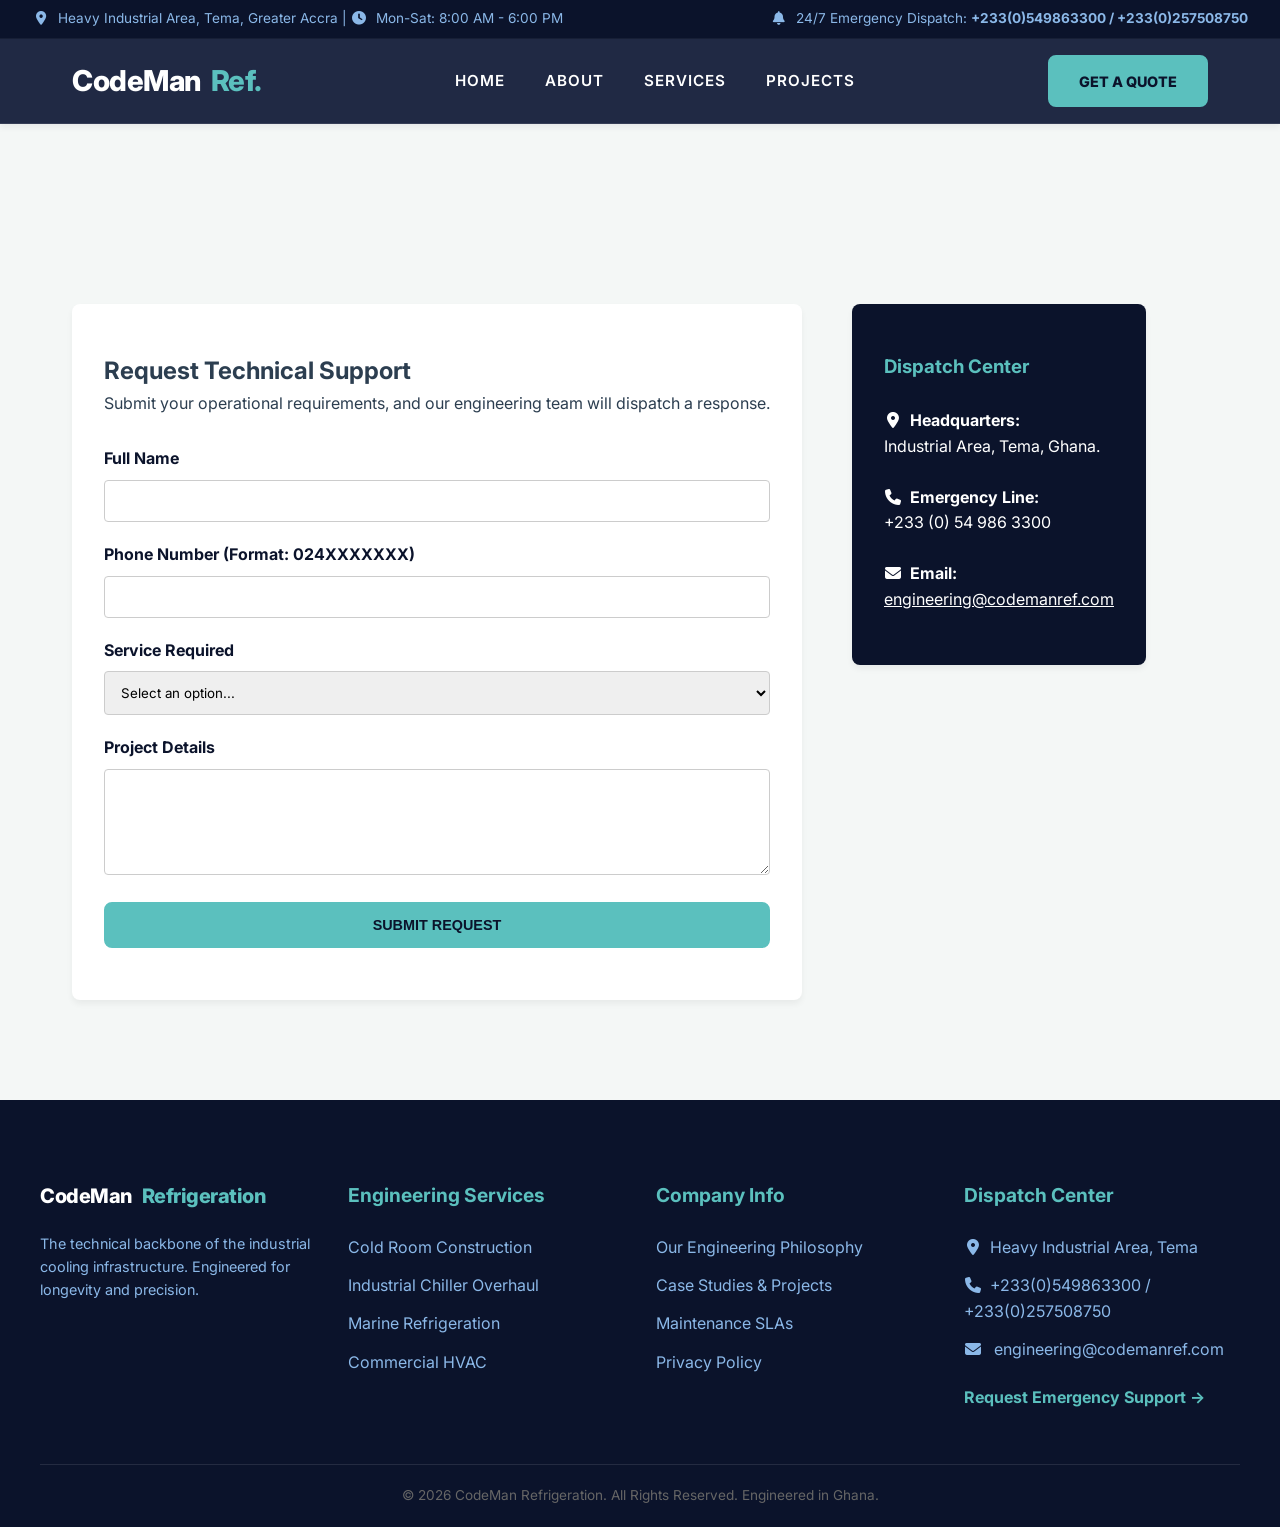
<file: contact.html>
<!DOCTYPE html>
<html lang="en">
<head>
    <meta charset="UTF-8">
    <meta name="viewport" content="width=device-width, initial-scale=1.0">
    <title>Contact | CodeMan Refrigeration</title>
    <link rel="stylesheet" href="style.css">
    <link rel="stylesheet" href="https://cdnjs.cloudflare.com/ajax/libs/font-awesome/6.5.1/css/all.min.css">
    <style>
        .services-grid{ display: flex; gap: 50px;}
        .form-group { margin-bottom: 20px;}
        .form-group label { display: block; margin-bottom: 8px; font-weight: bold; color: var(--bg-dark); }
        .form-control { width: 100%; padding: 12px; border: 1px solid #ccc; border-radius: 4px; font-family: inherit; }
        .form-control:focus { outline: none; border-color: var(--highlight); box-shadow: 0 0 5px rgba(91, 192, 190, 0.4); }
    </style>
</head>
<body>
    <div class="topbar">
        <div><i class="fa-solid fa-location-dot inline-icon"></i>Heavy Industrial Area, Tema, Greater Accra | <i class="fa-solid fa-clock inline-icon"></i>Mon-Sat: 8:00 AM - 6:00 PM</div>
        <div><i class="fa-solid fa-bell inline-icon"></i>24/7 Emergency Dispatch: <strong>+233(0)549863300 / +233(0)257508750</strong></div>
    </div>

    <header>
        <div class="nav-container">
            <a href="index.html" class="logo">CodeMan<span>Ref.</span></a>
            <nav class="nav-links">
                <a href="index.html">Home</a>
                <a href="about.html">About</a>
                <a href="services.html">Services</a>
                <a href="projects.html">Projects</a>
            </nav>
            <a href="contact.html" class="active btn-primary">Get a Quote</a>
        </div>
    </header>

    <section class="section-padding container" style="margin-top: 80px;" >
        <div class="services-grid" style="grid-template-columns: 2fr 2fr;">
            
            <div class="service-card">
                <h2>Request Technical Support</h2>
                <p style="margin-bottom: 30px;">Submit your operational requirements, and our engineering team will dispatch a response.</p>
                
                <form action="process.php" method="POST">
                    <div class="form-group">
                        <label>Full Name</label>
                        <input type="text" name="client_name" class="form-control" required>
                    </div>
                    
                    <div class="form-group">
                        <label>Phone Number (Format: 024XXXXXXX)</label>
                        <input type="tel" name="client_phone" class="form-control" required>
                    </div>

                    <div class="form-group">
                        <label>Service Required</label>
                        <select name="service_type" class="form-control" required>
                            <option value="">Select an option...</option>
                            <option value="Cold Room Installation">Cold Room Installation</option>
                            <option value="Chiller Maintenance">Chiller Maintenance</option>
                            <option value="Vessel Freezer Repair">Vessel Freezer Repair</option>
                            <option value="Emergency Breakdown">Emergency Breakdown</option>
                        </select>
                    </div>

                    <div class="form-group">
                        <label>Project Details</label>
                        <textarea name="details" rows="5" class="form-control" required></textarea>
                    </div>

                    <button type="submit" class="btn-primary" style="width: 100%;">Submit Request</button>
                </form>
            </div>

            <div class="service-card" style="background-color: var(--bg-dark); color: white;">
                <h3 style="color: var(--highlight);">Dispatch Center</h3>
                <br>
                <p><strong><i class="fa-solid fa-location-dot inline-icon"></i>Headquarters:</strong><br> Industrial Area, Tema, Ghana.</p>
                <br>
                <p><strong><i class="fa-solid fa-phone inline-icon"></i>Emergency Line:</strong><br> +233 (0) 54 986 3300</p>
                <br>
                <p><strong><i class="fa-solid fa-envelope inline-icon"></i>Email:</strong><br>
                    <a href="mailto:engineering@codemanref.com" style="color: white; text-decoration: underline;">engineering@codemanref.com</a><br>
                </p>
            </div>

        </div>
    </section>
    <footer class="fat-footer">
        <div class="container grid-4 footer-top">
            <div style="grid-column: span 1;">
                <a href="index.html" class="logo" style="margin-bottom: 20px;">CodeMan<span>Refrigeration</span></a>
                <p style="color: var(--text-muted); font-size: 0.9rem;">The technical backbone of the industrial cooling infrastructure. Engineered for longevity and precision.</p>
            </div>
            
            <div class="footer-lists">
                <h4>Engineering Services</h4>
                <ul>
                    <li><a href="services.html#coldrooms">Cold Room Construction</a></li>
                    <li><a href="services.html#chillers">Industrial Chiller Overhaul</a></li>
                    <li><a href="services.html#marine">Marine Refrigeration</a></li>
                    <li><a href="services.html#hvac">Commercial HVAC</a></li>
                </ul>
            </div>

            <div class="footer-lists">
                <h4>Company Info</h4>
                <ul>
                    <li><a href="about.html">Our Engineering Philosophy</a></li>
                    <li><a href="projects.html">Case Studies & Projects</a></li>
                    <li><a href="terms.html">Maintenance SLAs</a></li>
                    <li><a href="privacy.html">Privacy Policy</a></li>
                </ul>
            </div>

            <div class="footer-lists">
                <h4>Dispatch Center</h4>
                <ul>
                    <li style="color: var(--text-muted);"><i class="fa-solid fa-location-dot inline-icon"></i>Heavy Industrial Area, Tema</li>
                    <li style="color: var(--text-muted);"><i class="fa-solid fa-phone inline-icon"></i>+233(0)549863300 / +233(0)257508750</li>
                    <li style="color: var(--text-muted);"><i class="fa-solid fa-envelope inline-icon"></i> <a href="mailto:engineering@codemanref.com">engineering@codemanref.com</a></li>
                    <li><a href="contact.html" style="color: var(--highlight); font-weight: bold; display: inline-block; margin-top: 10px;">Request Emergency Support &rarr;</a></li>
                </ul>
            </div>
        </div>
        <div class="container text-center" style="font-size: 0.85rem; color: #666;">
            <p>&copy; 2026 CodeMan Refrigeration. All Rights Reserved. Engineered in Ghana.</p>
        </div>
    </footer>

</body>
</html>
</file>
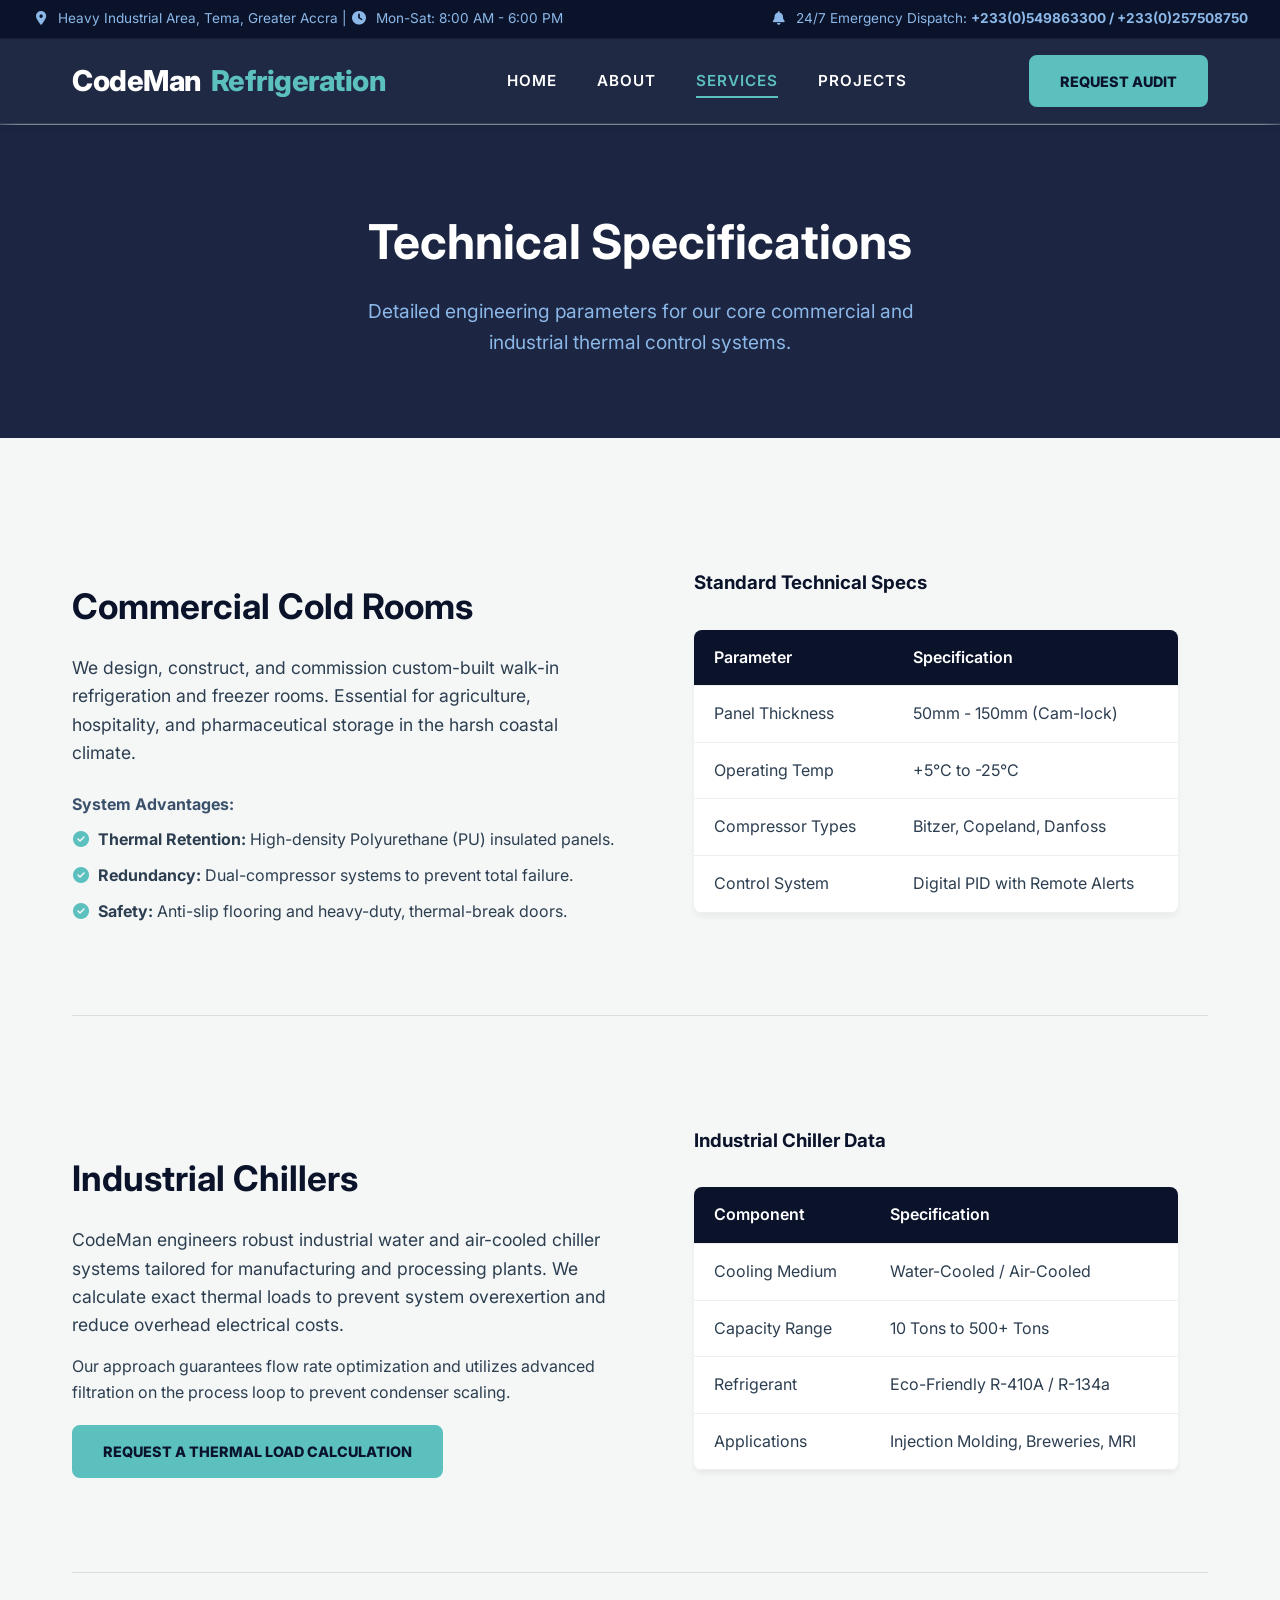
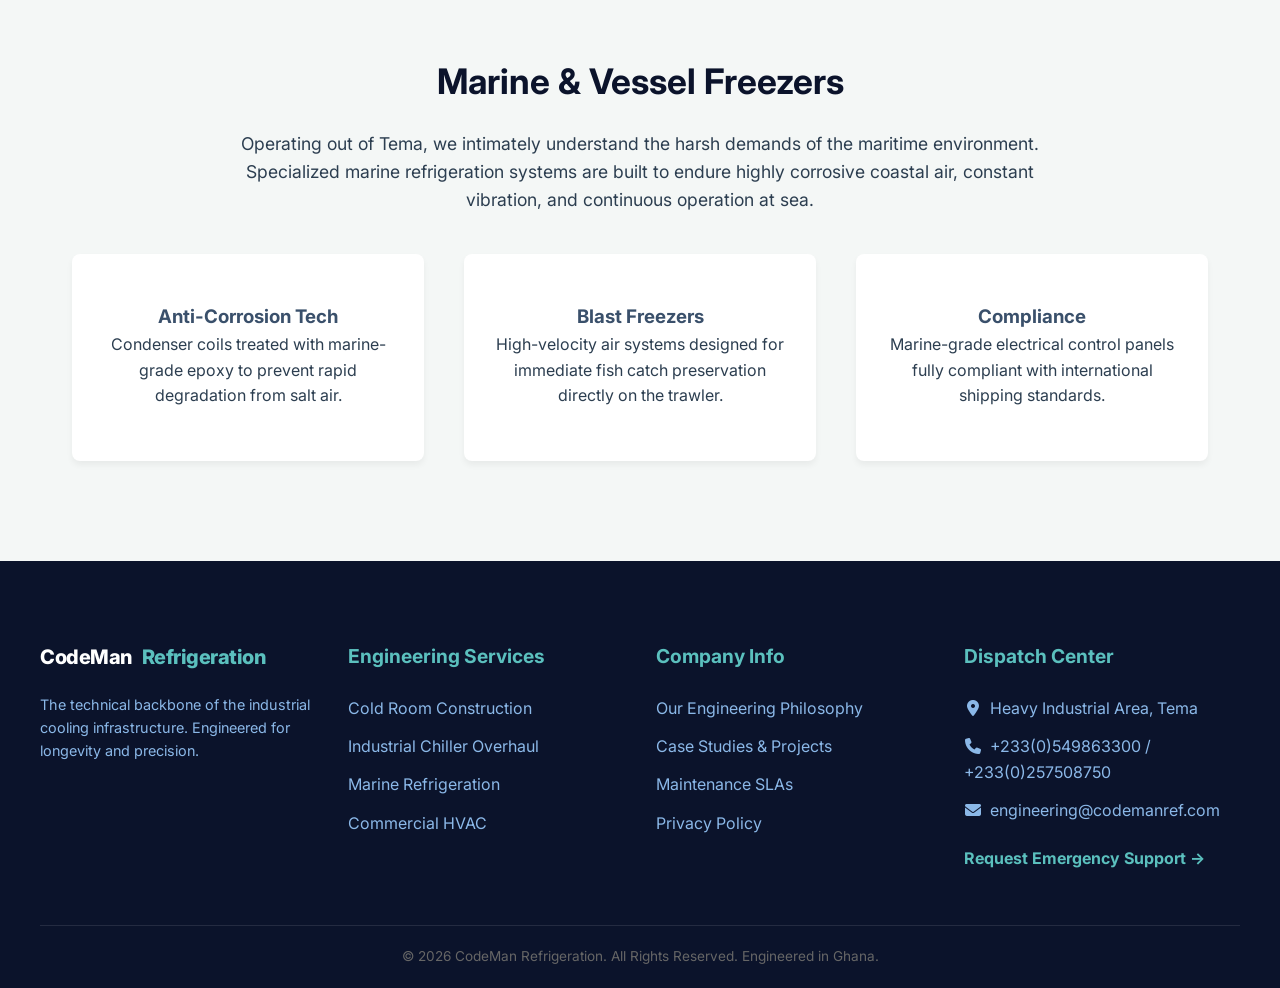
<file: services.html>
<!DOCTYPE html>
<html lang="en">
<head>
    <meta charset="UTF-8">
    <meta name="viewport" content="width=device-width, initial-scale=1.0">
    <meta name="description" content="Technical specifications for commercial cold rooms, chillers, and marine refrigeration.">
    <title>Technical Services | CodeMan Refrigeration</title>
    <link rel="stylesheet" href="style.css">
    <link rel="stylesheet" href="https://cdnjs.cloudflare.com/ajax/libs/font-awesome/6.5.1/css/all.min.css">
</head>
<body>

    <div class="topbar">
        <div><i class="fa-solid fa-location-dot inline-icon"></i>Heavy Industrial Area, Tema, Greater Accra | <i class="fa-solid fa-clock inline-icon"></i>Mon-Sat: 8:00 AM - 6:00 PM</div>
        <div><i class="fa-solid fa-bell inline-icon"></i>24/7 Emergency Dispatch: <strong>+233(0)549863300 / +233(0)257508750</strong></div>
    </div>

    <header>
        <div class="nav-container">
            <a href="index.html" class="logo">CodeMan<span>Refrigeration</span></a>
            <nav class="nav-links">
                <a href="index.html">Home</a>
                <a href="about.html">About</a>
                <a href="services.html" class="active">Services</a>
                <a href="projects.html">Projects</a>
            </nav>
            <a href="contact.html" class="btn-primary">Request Audit</a>
        </div>
    </header>

    <section style="background-color: var(--bg-panel); color: white; padding: 80px 2rem; text-align: center;">
        <h1 style="font-size: 3rem; margin-bottom: 15px;">Technical Specifications</h1>
        <p style="font-size: 1.2rem; color: var(--text-muted); max-width: 600px; margin: 0 auto;">Detailed engineering parameters for our core commercial and industrial thermal control systems.</p>
    </section>

    <section class="section-padding container">
        
        <article id="coldrooms" style="margin-bottom: 80px; padding-bottom: 40px; border-bottom: 1px solid #ddd;">
            <div class="grid-2" style="align-items: center;">
                <div>
                    <h2 style="font-size: 2.2rem; color: var(--bg-dark); margin-bottom: 20px;">Commercial Cold Rooms</h2>
                    <p style="margin-bottom: 15px; font-size: 1.1rem;">We design, construct, and commission custom-built walk-in refrigeration and freezer rooms. Essential for agriculture, hospitality, and pharmaceutical storage in the harsh coastal climate.</p>
                    
                    <h4 style="margin: 25px 0 10px; color: var(--accent-blue);">System Advantages:</h4>
                    <ul style="list-style-type: none; padding-left: 0;">
                        <li style="margin-bottom: 10px;"><i class="fa-solid fa-circle-check inline-icon" style="color: var(--highlight);"></i><strong>Thermal Retention:</strong> High-density Polyurethane (PU) insulated panels.</li>
                        <li style="margin-bottom: 10px;"><i class="fa-solid fa-circle-check inline-icon" style="color: var(--highlight);"></i><strong>Redundancy:</strong> Dual-compressor systems to prevent total failure.</li>
                        <li style="margin-bottom: 10px;"><i class="fa-solid fa-circle-check inline-icon" style="color: var(--highlight);"></i><strong>Safety:</strong> Anti-slip flooring and heavy-duty, thermal-break doors.</li>
                    </ul>
                </div>
                <div style="background: var(--bg-light); border-radius: var(--radius); padding: 30px;">
                    <h3 style="margin-bottom: 15px; color: var(--bg-dark);">Standard Technical Specs</h3>
                    <table class="tech-table">
                        <tr><th>Parameter</th><th>Specification</th></tr>
                        <tr><td>Panel Thickness</td><td>50mm - 150mm (Cam-lock)</td></tr>
                        <tr><td>Operating Temp</td><td>+5°C to -25°C</td></tr>
                        <tr><td>Compressor Types</td><td>Bitzer, Copeland, Danfoss</td></tr>
                        <tr><td>Control System</td><td>Digital PID with Remote Alerts</td></tr>
                    </table>
                </div>
            </div>
        </article>

        <article id="chillers" style="margin-bottom: 80px; padding-bottom: 40px; border-bottom: 1px solid #ddd;">
            <div class="grid-2" style="align-items: center;">
                <div style="background: var(--bg-light); border-radius: var(--radius); padding: 30px; order: 2;">
                    <h3 style="margin-bottom: 15px; color: var(--bg-dark);">Industrial Chiller Data</h3>
                    <table class="tech-table">
                        <tr><th>Component</th><th>Specification</th></tr>
                        <tr><td>Cooling Medium</td><td>Water-Cooled / Air-Cooled</td></tr>
                        <tr><td>Capacity Range</td><td>10 Tons to 500+ Tons</td></tr>
                        <tr><td>Refrigerant</td><td>Eco-Friendly R-410A / R-134a</td></tr>
                        <tr><td>Applications</td><td>Injection Molding, Breweries, MRI</td></tr>
                    </table>
                </div>
                <div style="order: 1;">
                    <h2 style="font-size: 2.2rem; color: var(--bg-dark); margin-bottom: 20px;">Industrial Chillers</h2>
                    <p style="margin-bottom: 15px; font-size: 1.1rem;">CodeMan engineers robust industrial water and air-cooled chiller systems tailored for manufacturing and processing plants. We calculate exact thermal loads to prevent system overexertion and reduce overhead electrical costs.</p>
                    <p style="margin-bottom: 20px;">Our approach guarantees flow rate optimization and utilizes advanced filtration on the process loop to prevent condenser scaling.</p>
                    <a href="contact.html" class="btn-primary">Request a Thermal Load Calculation</a>
                </div>
            </div>
        </article>

        <article id="marine">
            <h2 style="font-size: 2.2rem; color: var(--bg-dark); margin-bottom: 20px; text-align: center;">Marine & Vessel Freezers</h2>
            <p style="text-align: center; max-width: 800px; margin: 0 auto 40px; font-size: 1.1rem;">Operating out of Tema, we intimately understand the harsh demands of the maritime environment. Specialized marine refrigeration systems are built to endure highly corrosive coastal air, constant vibration, and continuous operation at sea.</p>
            
            <div class="grid-3 text-center">
                <div class="service-card">
                    <h3 style="color: var(--accent-blue);">Anti-Corrosion Tech</h3>
                    <p>Condenser coils treated with marine-grade epoxy to prevent rapid degradation from salt air.</p>
                </div>
                <div class="service-card">
                    <h3 style="color: var(--accent-blue);">Blast Freezers</h3>
                    <p>High-velocity air systems designed for immediate fish catch preservation directly on the trawler.</p>
                </div>
                <div class="service-card">
                    <h3 style="color: var(--accent-blue);">Compliance</h3>
                    <p>Marine-grade electrical control panels fully compliant with international shipping standards.</p>
                </div>
            </div>
        </article>

    </section>
    <footer class="fat-footer">
        <div class="container grid-4 footer-top">
            <div style="grid-column: span 1;">
                <a href="index.html" class="logo" style="margin-bottom: 20px;">CodeMan<span>Refrigeration</span></a>
                <p style="color: var(--text-muted); font-size: 0.9rem;">The technical backbone of the industrial cooling infrastructure. Engineered for longevity and precision.</p>
            </div>
            
            <div class="footer-lists">
                <h4>Engineering Services</h4>
                <ul>
                    <li><a href="services.html#coldrooms">Cold Room Construction</a></li>
                    <li><a href="services.html#chillers">Industrial Chiller Overhaul</a></li>
                    <li><a href="services.html#marine">Marine Refrigeration</a></li>
                    <li><a href="services.html#hvac">Commercial HVAC</a></li>
                </ul>
            </div>

            <div class="footer-lists">
                <h4>Company Info</h4>
                <ul>
                    <li><a href="about.html">Our Engineering Philosophy</a></li>
                    <li><a href="projects.html">Case Studies & Projects</a></li>
                    <li><a href="terms.html">Maintenance SLAs</a></li>
                    <li><a href="privacy.html">Privacy Policy</a></li>
                </ul>
            </div>

            <div class="footer-lists">
                <h4>Dispatch Center</h4>
                <ul>
                    <li style="color: var(--text-muted);"><i class="fa-solid fa-location-dot inline-icon"></i>Heavy Industrial Area, Tema</li>
                    <li style="color: var(--text-muted);"><i class="fa-solid fa-phone inline-icon"></i>+233(0)549863300 / +233(0)257508750</li>
                    <li style="color: var(--text-muted);"><i class="fa-solid fa-envelope inline-icon"></i>engineering@codemanref.com</li>
                    <li><a href="contact.html" style="color: var(--highlight); font-weight: bold; display: inline-block; margin-top: 10px;">Request Emergency Support &rarr;</a></li>
                </ul>
            </div>
        </div>
        <div class="container text-center" style="font-size: 0.85rem; color: #666;">
            <p>&copy; 2026 CodeMan Refrigeration. All Rights Reserved. Engineered in Ghana.</p>
        </div>
    </footer>

    </body>
</html>
</file>
<file: style.css>
/* ==========================================================================
   CodeMan Refrigeration - Master Stylesheet
   ========================================================================== */

@import url('https://fonts.googleapis.com/css2?family=Inter:wght@300;400;600;800&family=Roboto+Mono:wght@400;700&display=swap');

:root {
    /* Color Palette */
    --bg-dark: #0B132B;
    --bg-panel: #1C2541;
    --accent-blue: #3A506B;
    --highlight: #5BC0BE;
    --highlight-hover: #4eb0ae;
    --text-light: #FFFFFF;
    --text-muted: #8bb8e8;
    --bg-light: #f4f7f6;
    --text-dark: #2c3e50;
    --danger: #e74c3c;
    --success: #2ecc71;

    /* Typography */
    --font-primary: 'Inter', sans-serif;
    --font-mono: 'Roboto Mono', monospace;

    /* Layout & Transitions */
    --transition: all 0.3s cubic-bezier(0.25, 0.8, 0.25, 1);
    --radius: 8px;
    --shadow-sm: 0 4px 6px rgba(0,0,0,0.05);
    --shadow-md: 0 10px 30px rgba(0,0,0,0.1);
}

/* --- Base Reset & Accessibility --- */
*, *::before, *::after {
    margin: 0;
    padding: 0;
    box-sizing: border-box;
}

html {
    scroll-behavior: smooth;
}

body {
    font-family: var(--font-primary);
    background-color: var(--bg-light);
    color: var(--text-dark);
    line-height: 1.6;
    overflow-x: hidden;
}

/* Custom Scrollbar */
::-webkit-scrollbar { width: 10px; }
::-webkit-scrollbar-track { background: var(--bg-light); }
::-webkit-scrollbar-thumb { background: var(--accent-blue); border-radius: 5px; }
::-webkit-scrollbar-thumb:hover { background: var(--bg-panel); }

/* --- Topbar & Navigation --- */
.topbar {
    background-color: var(--bg-dark);
    color: var(--text-muted);
    font-size: 0.85rem;
    padding: 8px 2rem;
    display: flex;
    justify-content: space-between;
    border-bottom: 1px solid rgba(255,255,255,0.05);
}

header {
    background-color: rgba(28, 37, 65, 0.98);
    backdrop-filter: blur(10px);
    position: sticky;
    width: 100%;
    top: 0;
    z-index: 1000;
    border-bottom: 1px solid rgba(255, 255, 255, 0.1);
    box-shadow: var(--shadow-sm);
}

.nav-container {
    max-width: 1200px;
    margin: 0 auto;
    padding: 1rem 2rem;
    display: flex;
    justify-content: space-between;
    align-items: center;
}
.logo {
    display: flex;
    align-items: center;
    text-decoration: none;
}

.header-logo {
    /* Constrain the height to fit the header naturally */
    max-height: 160px; 
    width: auto;
    /* Optional: Add a slight negative margin if the image has built-in white space */
    object-fit: contain;
}

.logo {
    font-size: 1.8rem;
    font-weight: 800;
    color: var(--text-light);
    text-decoration: none;
    letter-spacing: -0.5px;
    display: flex;
    align-items: center;
    gap: 10px;
}

.logo span { color: var(--highlight); }

.nav-links {
    display: flex;
    gap: 2.5rem;
}

.nav-links a {
    color: var(--text-light);
    text-decoration: none;
    font-weight: 600;
    font-size: 0.95rem;
    text-transform: uppercase;
    letter-spacing: 1px;
    position: relative;
    transition: var(--transition);
}

.nav-links a::after {
    content: '';
    position: absolute;
    width: 0;
    height: 2px;
    bottom: -5px;
    left: 0;
    background-color: var(--highlight);
    transition: var(--transition);
}

.nav-links a:hover::after, .nav-links a.active::after { width: 100%; }
.nav-links a:hover, .nav-links a.active { color: var(--highlight); }

/* --- Buttons --- */
.btn-primary {
    background-color: var(--highlight);
    color: var(--bg-dark);
    padding: 0.8rem 1.8rem;
    border-radius: var(--radius);
    text-decoration: none;
    font-weight: 800;
    text-transform: uppercase;
    font-size: 0.9rem;
    transition: var(--transition);
    border: 2px solid var(--highlight);
    cursor: pointer;
    display: inline-block;
}

.btn-primary:hover {
    background-color: transparent;
    color: var(--highlight);
    transform: translateY(-2px);
    box-shadow: 0 4px 15px rgba(91, 192, 190, 0.3);
}

.btn-secondary {
    background-color: transparent;
    color: var(--text-light);
    padding: 0.8rem 1.8rem;
    border-radius: var(--radius);
    text-decoration: none;
    font-weight: 800;
    text-transform: uppercase;
    border: 2px solid var(--text-light);
    transition: var(--transition);
}

.btn-secondary:hover {
    background-color: var(--text-light);
    color: var(--bg-dark);
}
.inline-icon {
    display: inline-block;
    width: 1.1rem;
    margin-right: 0.5rem;
    text-align: center;
}
/* --- Layout & Utilities --- */
.section-padding { padding: 100px 2rem; }
.container { max-width: 1200px; margin: 0 auto; }
.text-center { text-align: center; }
.mt-2 { margin-top: 2rem; }
.mb-2 { margin-bottom: 2rem; }

.section-header {
    text-align: center;
    margin-bottom: 4rem;
    max-width: 800px;
    margin-left: auto;
    margin-right: auto;
}

.section-header h2 {
    font-size: 2.8rem;
    color: var(--bg-dark);
    margin-bottom: 1rem;
    position: relative;
    padding-bottom: 15px;
}

.section-header h2::after {
    content: '';
    position: absolute;
    bottom: 0;
    left: 50%;
    transform: translateX(-50%);
    width: 60px;
    height: 4px;
    background-color: var(--highlight);
}

/* --- Grids & Cards --- */
.grid-2 { display: grid; grid-template-columns: repeat(2, 1fr); gap: 3rem; }
.grid-3 { display: grid; grid-template-columns: repeat(auto-fit, minmax(320px, 1fr)); gap: 2.5rem; align-items: start; justify-items: stretch; }
.grid-4 { display: grid; grid-template-columns: repeat(auto-fit, minmax(250px, 1fr)); gap: 2rem; }

.project-image-wrapper {
    overflow: hidden;
    border-radius: var(--radius);
    position: relative;
}

.project-image-wrapper img {
    width: 100%;
    height: auto;
    display: block;
    object-fit: cover;
}

.services-grid {
    display: flex;
    gap: 50px;
    align-items: flex-start;
}

.service-card {
    background: #ffffff;
    padding: 3rem 2rem;
    border-radius: var(--radius);
    box-shadow: var(--shadow-sm);
    transition: var(--transition);
    border-bottom: 4px solid transparent;
    height: 100%;
    display: flex;
    flex-direction: column;
}

.service-card:hover {
    transform: translateY(-10px);
    border-bottom: 4px solid var(--highlight);
    box-shadow: var(--shadow-md);
}

.service-icon {
    font-size: 3.5rem;
    margin-bottom: 1.5rem;
    color: var(--accent-blue);
}

/* --- Tables (For Technical Specs) --- */
.tech-table {
    width: 100%;
    border-collapse: collapse;
    margin: 2rem 0;
    background: white;
    box-shadow: var(--shadow-sm);
    border-radius: var(--radius);
    overflow: hidden;
}

.tech-table th, .tech-table td {
    padding: 15px 20px;
    text-align: left;
    border-bottom: 1px solid #eee;
}

.tech-table th {
    background-color: var(--bg-dark);
    color: white;
    font-weight: 600;
}

.tech-table tr:hover { background-color: #f9fcfb; }

/* --- Fat Footer --- */
.fat-footer {
    background-color: var(--bg-dark);
    color: var(--text-light);
    padding: 80px 2rem 20px;
}

.footer-top { border-bottom: 1px solid rgba(255,255,255,0.1); padding-bottom: 40px; margin-bottom: 20px; }
.footer-lists h4 { color: var(--highlight); margin-bottom: 1.5rem; font-size: 1.2rem; }
.footer-lists ul { list-style: none; }
.footer-lists li { margin-bottom: 0.8rem; }
.footer-lists a { color: var(--text-muted); text-decoration: none; transition: var(--transition); }
.footer-lists a:hover { color: var(--highlight); padding-left: 5px; }

/* Ensure footer columns are equal width and content wraps correctly */
.fat-footer .grid-4 { grid-template-columns: repeat(4, 1fr); }
.fat-footer .grid-4 > div { min-width: 0; }
.fat-footer .logo { font-size: 1.25rem; margin-bottom: 0.6rem; }

/* --- Hero Slider --- */
.hero-slider {
    position: absolute;
    top: 0;
    left: 0;
    width: 100%;
    height: 100%;
    z-index: 1;
}

.hero-slide {
    position: absolute;
    top: 0;
    left: 0;
    width: 100%;
    height: 100%;
    object-fit: cover;
    opacity: 0;
    transition: opacity 1s ease-in-out;
}

.hero-slide.active {
    opacity: 1;
}

.hero-overlay {
    position: absolute;
    top: 0;
    left: 0;
    width: 100%;
    height: 100%;
    background: linear-gradient(to right, rgba(11, 19, 43, 0.95), rgba(28, 37, 65, 0.8));
    z-index: 1;
}

/* --- Animations --- */
@keyframes fadeIn {
    from { opacity: 0; transform: translateY(20px); }
    to { opacity: 1; transform: translateY(0); }
}

.animate-fade-in {
    animation: fadeIn 1s cubic-bezier(0.25, 0.8, 0.25, 1) forwards;
}

/* --- Responsive Media Queries --- */
@media (max-width: 992px) {
    .grid-2, .grid-3, .grid-4 { grid-template-columns: 1fr; }
    .section-padding { padding: 70px 1.5rem; }
    .hero { min-height: 65vh; }
    .hero h1 { font-size: 3rem !important; max-width: 100% !important; }
    .hero p { font-size: 1rem !important; max-width: 100% !important; }
    .service-card { padding: 2rem 1.5rem; }
    .service-card h3 { font-size: 1.4rem; }
    .tech-table th, .tech-table td { padding: 12px 14px; }
}

@media (max-width: 768px) {
    .topbar {
        flex-direction: column;
        text-align: center;
        gap: 10px;
        padding: 12px 1rem;
    }

    header .nav-container {
        flex-direction: column;
        align-items: stretch;
        gap: 1rem;
        padding: 1rem;
    }

    .logo {
        font-size: 1.5rem;
        justify-content: center;
    }

    .nav-links {
        display: flex;
        flex-wrap: wrap;
        justify-content: center;
        gap: 0.5rem;
        width: 100%;
        padding: 0;
        margin: 0;
    }

    .nav-links a {
        font-size: 0.9rem;
        padding: 0.55rem 0.75rem;
        border-radius: 999px;
        background: rgba(255,255,255,0.08);
        white-space: nowrap;
    }

    .nav-links a:hover,
    .nav-links a.active {
        background: rgba(91, 192, 190, 0.15);
    }

    .btn-primary,
    .btn-secondary {
        width: 100%;
        text-align: center;
        padding-left: 0;
        padding-right: 0;
    }

    .section-header h2 { font-size: 2rem; }
    .section-header { margin-bottom: 2.5rem; }

    .hero { min-height: 60vh; padding-top: 1rem; padding-bottom: 1rem; }
    .hero-overlay { background: linear-gradient(to top, rgba(11, 19, 43, 0.95), rgba(28, 37, 65, 0.6)); }

    .hero .container { padding: 0 1rem; }
    .hero h1,
    .hero p,
    .section-header p,
    .service-card p,
    .footer-lists li {
        word-break: break-word;
        overflow-wrap: break-word;
    }

    .grid-3 { grid-template-columns: 1fr; gap: 2rem; }
    .grid-3 > article { align-self: stretch; }
    .services-grid { flex-direction: column; gap: 1.5rem; }

    .fat-footer .grid-4 { grid-template-columns: 1fr; gap: 1.5rem; }
    .fat-footer { padding: 60px 1rem 20px; }
    .footer-top { display: grid; grid-template-columns: 1fr; gap: 2rem; border-bottom: none; padding-bottom: 0; margin-bottom: 0; }
    .fat-footer .logo { margin-bottom: 0.75rem; }
}

@media (max-width: 576px) {
    .nav-links { gap: 0.4rem; }
    .nav-links a { font-size: 0.82rem; padding: 0.5rem 0.7rem; }
    .section-padding { padding: 55px 0.9rem; }
    .hero h1 { font-size: 2.2rem !important; line-height: 1.1; }
    .hero p { font-size: 0.95rem !important; }
    .section-header h2 { font-size: 1.8rem; }
    .grid-2, .grid-3, .grid-4 { gap: 1.25rem; }
    .service-card { padding: 1.3rem 1rem; }
    .service-card h3 { font-size: 1.25rem; }
    .footer-lists h4 { font-size: 1.05rem; }
    .fat-footer { padding: 50px 0.9rem 20px; }
    .footer-top { gap: 1.25rem; }
    .footer-lists ul { padding-left: 0; }
}
</file>
